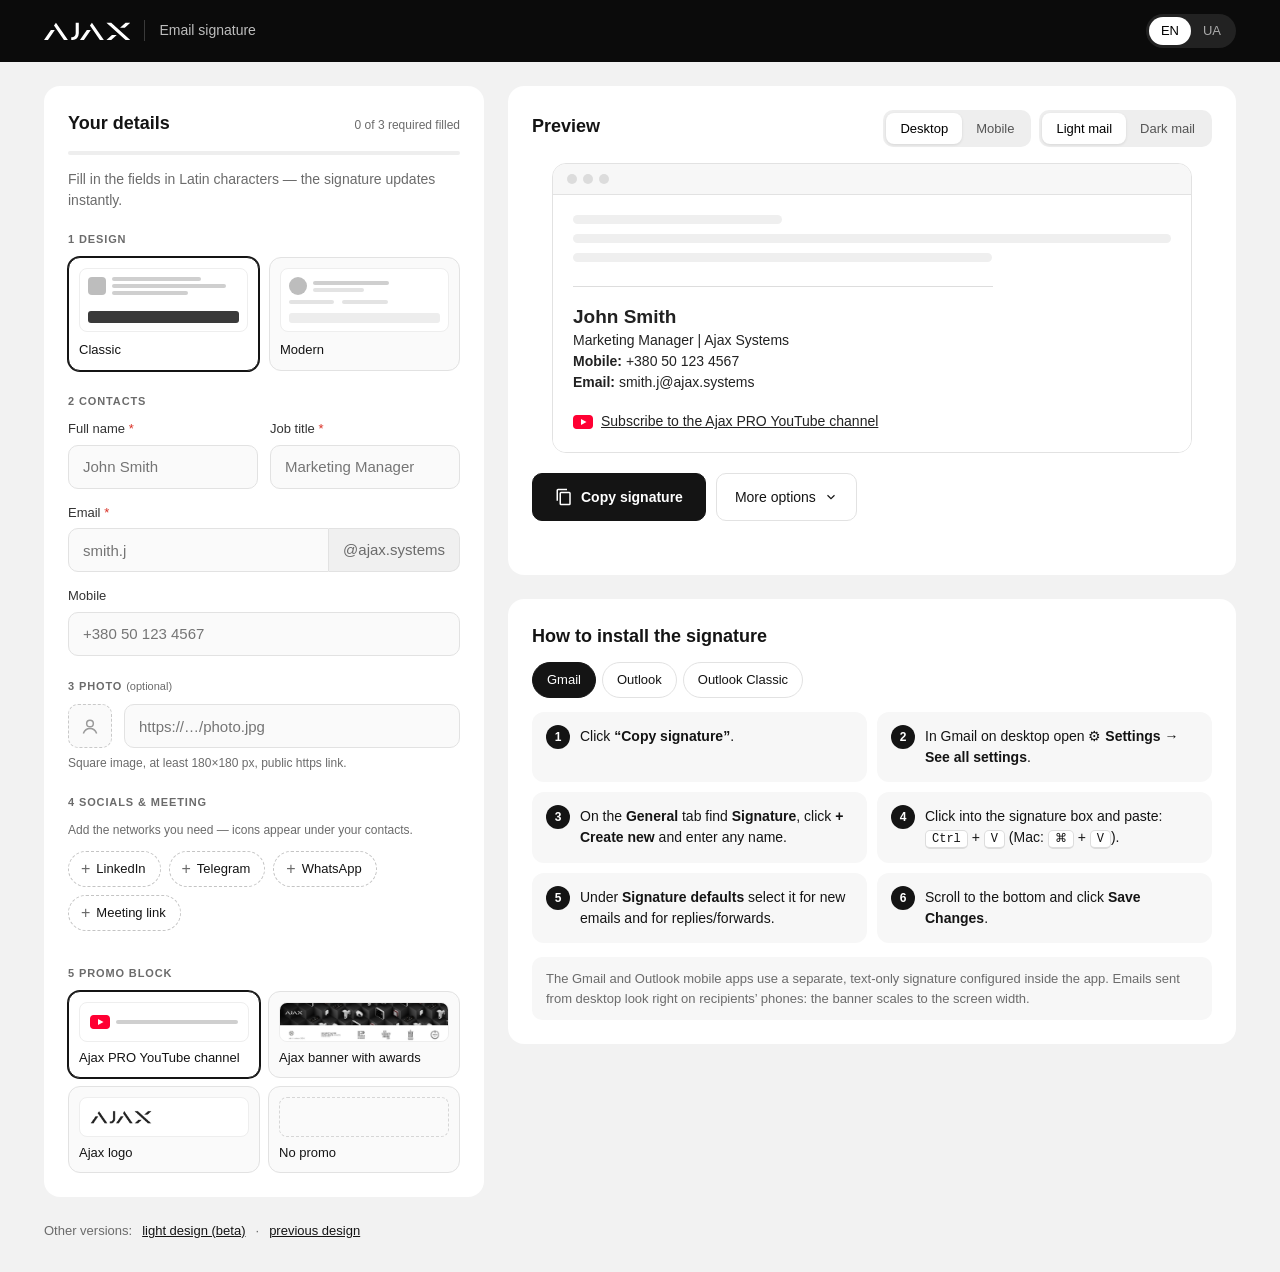
<file: index.html>
<!doctype html>
<html lang="en">
<head>
  <meta charset="utf-8">
  <meta name="viewport" content="width=device-width, initial-scale=1">
  <title>Ajax Email Signature</title>
  <meta name="description" content="Email signature generator for Ajax Systems employees">
  <meta http-equiv="Content-Security-Policy" content="default-src 'self'; script-src 'self'; style-src 'self' 'unsafe-inline'; img-src 'self' https:; object-src 'none'; base-uri 'none'; form-action 'none'">
  <meta name="referrer" content="no-referrer">
  <link rel="icon" href="assets/favicon-16x16.png" type="image/png" sizes="16x16">
  <link rel="icon" href="assets/favicon-32x32.png" type="image/png" sizes="32x32">
  <link rel="apple-touch-icon" href="assets/apple-touch-icon.png" sizes="180x180">
  <link rel="stylesheet" href="styles.css">
</head>
<body>
  <header class="topbar">
    <div class="topbar__inner">
      <div class="brand">
        <svg class="brand__logo" xmlns="http://www.w3.org/2000/svg" viewBox="0 0 96 20" fill="currentColor" role="img" aria-label="Ajax"><path d="M74.69.88h-5.3l21.25 19.11h5.3L74.69.88m6.14 13.6-6.13 5.51h-5.3l6.12-5.51h5.31m8.99-8.09L95.95.88h-5.3l-6.13 5.51h5.3M13.28.88l-2.17 3.11 11.07 16h4.38L13.28.88M7.66 8.97H12L4.38 19.99H0L7.66 8.97M53.24.88l-2.17 3.11 11.07 16h4.38L53.24.88m-5.62 8.09h4.34l-7.62 11.02h-4.38l7.66-11.02M35.23.88l.01 11.7c-.01 1.9-.9 4.27-3.89 4.47h-1.09v2.94l1.57.01a7.01 7.01 0 0 0 4.81-2.06 8.11 8.11 0 0 0 2.03-5.55V.88h-3.44"></path></svg>
        <span class="brand__title" data-i18n="appTitle">Email signature</span>
      </div>
      <div class="lang" role="group" aria-label="Language">
        <button type="button" class="lang__btn" data-lang="en">EN</button>
        <button type="button" class="lang__btn" data-lang="uk">UA</button>
      </div>
    </div>
  </header>

  <main class="layout">
    <section class="panel panel--form" aria-labelledby="form-title">
      <div class="form-head">
        <h1 id="form-title" class="panel__title" data-i18n="formTitle">Your details</h1>
        <span class="form-head__count" id="reqCount"></span>
      </div>
      <div class="meter" aria-hidden="true"><div class="meter__bar" id="reqBar"></div></div>
      <p class="panel__lead" data-i18n="formLead">Fill in the fields in Latin characters — the signature updates instantly.</p>

      <div class="notice notice--info" id="prefillNotice" role="status" hidden>
        <strong data-i18n="prefillTitle">This form was filled from a link.</strong>
        <span data-i18n="prefillText">Check all details, especially the photo and links, before copying the signature.</span>
      </div>

      <form id="form" novalidate autocomplete="on">
        <fieldset class="section">
          <legend class="section__title"><span class="section__num">1</span> <span data-i18n="secDesign">Design</span></legend>
          <div class="designs" role="radiogroup" aria-label="Signature design">
            <label class="design">
              <input type="radio" name="design" value="classic" checked>
              <span class="thumb" aria-hidden="true">
                <span class="thumb__row"><span class="thumb__ph"></span><span class="thumb__lines"><b class="w70"></b><b class="w90"></b><b class="w60"></b></span></span>
                <b class="thumb__banner"></b>
              </span>
              <span class="design__name">Classic</span>
            </label>
            <label class="design">
              <input type="radio" name="design" value="modern">
              <span class="thumb" aria-hidden="true">
                <span class="thumb__row"><span class="thumb__ph thumb__ph--round"></span><span class="thumb__lines"><b class="w60"></b><b class="w40 thumb__muted"></b></span></span>
                <span class="thumb__cols"><b></b><b></b></span>
                <b class="thumb__bar"></b>
              </span>
              <span class="design__name">Modern</span>
            </label>
          </div>
        </fieldset>

        <fieldset class="section">
          <legend class="section__title"><span class="section__num">2</span> <span data-i18n="secContacts">Contacts</span></legend>
          <div class="grid2">
            <div class="field">
              <label for="name"><span data-i18n="fName">Full name</span> <span class="req">*</span></label>
              <input id="name" name="name" type="text" autocomplete="name" placeholder="John Smith" maxlength="60" required>
            </div>
            <div class="field">
              <label for="title"><span data-i18n="fTitle">Job title</span> <span class="req">*</span></label>
              <input id="title" name="title" type="text" autocomplete="organization-title" placeholder="Marketing Manager" maxlength="80" required>
            </div>
          </div>
          <div class="field">
            <label for="email"><span data-i18n="fEmail">Email</span> <span class="req">*</span></label>
            <div class="input-group">
              <input id="email" name="email" type="text" inputmode="email" autocomplete="email" autocapitalize="off" spellcheck="false" placeholder="smith.j" maxlength="64" required>
              <span class="input-group__suffix" aria-hidden="true">@ajax.systems</span>
            </div>
            <span class="field__error" data-i18n="emailError">Only the part before “@”: Latin letters, digits, dot, hyphen or underscore.</span>
          </div>
          <div class="field">
            <label for="mobile" data-i18n="fMobile">Mobile</label>
            <input id="mobile" name="mobile" type="tel" autocomplete="tel" placeholder="+380 50 123 4567" maxlength="30">
          </div>
        </fieldset>

        <fieldset class="section">
          <legend class="section__title"><span class="section__num">3</span> <span data-i18n="secPhoto">Photo</span> <span class="section__opt" data-i18n="optional">(optional)</span></legend>
          <div class="field">
            <label for="photo" class="sr-only" data-i18n="fPhotoUrl">Photo URL</label>
            <div class="photo-row">
              <span class="photo-thumb" id="photoThumb" aria-hidden="true">
                <svg viewBox="0 0 24 24" width="20" height="20" fill="none" stroke="currentColor" stroke-width="1.8"><circle cx="12" cy="9" r="4"/><path d="M4 21c1.5-4 4.5-6 8-6s6.5 2 8 6"/></svg>
                <img alt="">
              </span>
              <input id="photo" name="photo" type="url" inputmode="url" placeholder="https://…/photo.jpg" maxlength="500">
            </div>
            <span class="field__hint" data-i18n="photoHint">Square image, at least 180×180 px, public https link.</span>
            <span class="field__warn" id="photo-warning" hidden></span>
          </div>
        </fieldset>

        <fieldset class="section">
          <legend class="section__title"><span class="section__num">4</span> <span data-i18n="secSocial">Socials &amp; meeting</span></legend>
          <span class="field__hint social-hint" data-i18n="socialChipsHint">Add the networks you need — icons appear under your contacts.</span>
          <div class="chips">
            <button type="button" class="chip" data-social="linkedin">LinkedIn</button>
            <button type="button" class="chip" data-social="telegram">Telegram</button>
            <button type="button" class="chip" data-social="whatsapp">WhatsApp</button>
            <button type="button" class="chip" data-social="meeting" data-i18n="chipMeeting">Meeting link</button>
          </div>

          <div class="field social" data-social-field="linkedin" hidden>
            <div class="social__head">
              <label for="linkedin">LinkedIn</label>
              <button type="button" class="social__remove" data-social-remove="linkedin"><svg viewBox="0 0 24 24" width="16" height="16" fill="none" stroke="currentColor" stroke-width="2" aria-hidden="true"><path d="M6 6l12 12M18 6L6 18"/></svg><span class="sr-only"><span data-i18n="removeSocial">Remove</span> LinkedIn</span></button>
            </div>
            <input id="linkedin" name="linkedin" type="url" inputmode="url" placeholder="linkedin.com/in/john-smith" maxlength="200">
            <span class="field__hint" data-empty-hint="linkedin" data-i18n="socialEmpty"></span>
            <span class="field__warn" id="linkedin-warning" hidden></span>
          </div>
          <div class="field social" data-social-field="telegram" hidden>
            <div class="social__head">
              <label for="telegram">Telegram</label>
              <button type="button" class="social__remove" data-social-remove="telegram"><svg viewBox="0 0 24 24" width="16" height="16" fill="none" stroke="currentColor" stroke-width="2" aria-hidden="true"><path d="M6 6l12 12M18 6L6 18"/></svg><span class="sr-only"><span data-i18n="removeSocial">Remove</span> Telegram</span></button>
            </div>
            <input id="telegram" name="telegram" type="text" placeholder="@johnsmith" maxlength="100" autocapitalize="off" spellcheck="false">
            <span class="field__hint" data-empty-hint="telegram" data-i18n="socialEmpty"></span>
            <span class="field__warn" id="telegram-warning" hidden></span>
          </div>
          <div class="field social" data-social-field="whatsapp" hidden>
            <div class="social__head">
              <label for="whatsapp">WhatsApp</label>
              <button type="button" class="social__remove" data-social-remove="whatsapp"><svg viewBox="0 0 24 24" width="16" height="16" fill="none" stroke="currentColor" stroke-width="2" aria-hidden="true"><path d="M6 6l12 12M18 6L6 18"/></svg><span class="sr-only"><span data-i18n="removeSocial">Remove</span> WhatsApp</span></button>
            </div>
            <input id="whatsapp" name="whatsapp" type="tel" placeholder="+380 50 123 4567" maxlength="30">
            <label class="check">
              <input type="checkbox" id="waSame">
              <span data-i18n="waSame">Same as mobile</span>
            </label>
            <span class="field__hint" data-empty-hint="whatsapp" data-i18n="socialEmpty"></span>
            <span class="field__warn" id="whatsapp-warning" hidden></span>
          </div>
          <div class="field social" data-social-field="meeting" hidden>
            <div class="social__head">
              <label for="meeting" data-i18n="fMeeting">Meeting booking link (Calendly, Google Calendar)</label>
              <button type="button" class="social__remove" data-social-remove="meeting"><svg viewBox="0 0 24 24" width="16" height="16" fill="none" stroke="currentColor" stroke-width="2" aria-hidden="true"><path d="M6 6l12 12M18 6L6 18"/></svg><span class="sr-only"><span data-i18n="removeSocial">Remove</span> <span data-i18n="chipMeeting">Meeting link</span></span></button>
            </div>
            <input id="meeting" name="meeting" type="url" inputmode="url" placeholder="calendly.com/john-smith" maxlength="300" autocapitalize="off" spellcheck="false">
            <div class="choice" role="radiogroup" aria-label="Meeting link style">
              <label class="check"><input type="radio" name="meetingStyle" value="button" checked> <span data-i18n="msButton">“Book a meeting” button</span></label>
              <label class="check"><input type="radio" name="meetingStyle" value="icon"> <span data-i18n="msIcon">Calendar icon</span></label>
            </div>
            <span class="field__hint" data-empty-hint="meeting" data-i18n="meetingEmpty"></span>
            <span class="field__warn" id="meeting-warning" hidden></span>
          </div>
        </fieldset>

        <fieldset class="section">
          <legend class="section__title"><span class="section__num">5</span> <span data-i18n="fPromo">Promo block</span></legend>
          <div class="promos" id="promo" role="radiogroup" aria-label="Promo block"></div>
        </fieldset>
      </form>
    </section>

    <div class="preview-col">
    <section class="panel panel--preview" aria-labelledby="preview-title">
      <div class="preview-head">
        <h2 id="preview-title" class="panel__title" data-i18n="previewTitle">Preview</h2>
        <div class="preview-head__controls">
          <div class="seg" role="group" aria-label="Preview width">
            <button type="button" class="seg__btn is-active" data-width="desktop" aria-pressed="true" data-i18n="desktop">Desktop</button>
            <button type="button" class="seg__btn" data-width="mobile" aria-pressed="false" data-i18n="mobile">Mobile</button>
          </div>
          <div class="seg" role="group" aria-label="Mail theme">
            <button type="button" class="seg__btn is-active" data-theme="light" aria-pressed="true" data-i18n="themeLight">Light mail</button>
            <button type="button" class="seg__btn" data-theme="dark" aria-pressed="false" data-i18n="themeDark">Dark mail</button>
          </div>
        </div>
      </div>

      <div class="mail" id="mail">
        <div class="mail__bar">
          <span class="mail__dot"></span><span class="mail__dot"></span><span class="mail__dot"></span>
        </div>
        <div class="mail__meta">
          <div class="mail__line mail__line--short"></div>
          <div class="mail__line"></div>
          <div class="mail__line mail__line--mid"></div>
        </div>
        <iframe id="preview" class="mail__frame" title="Signature preview" scrolling="no"></iframe>
      </div>
      <p class="preview-note" id="darkNote" data-i18n="darkNote" hidden></p>

      <div class="actions">
        <button type="button" class="btn btn--primary btn--lg" id="copyBtn">
          <svg viewBox="0 0 24 24" width="18" height="18" aria-hidden="true"><path fill="currentColor" d="M16 1H4a2 2 0 0 0-2 2v14h2V3h12V1zm3 4H8a2 2 0 0 0-2 2v14a2 2 0 0 0 2 2h11a2 2 0 0 0 2-2V7a2 2 0 0 0-2-2zm0 16H8V7h11v14z"/></svg>
          <span data-i18n="copy">Copy signature</span>
        </button>
        <div class="more">
          <button type="button" class="btn btn--lg" id="moreBtn" aria-expanded="false" aria-controls="moreMenu">
            <span data-i18n="moreOptions">More options</span>
            <svg viewBox="0 0 24 24" width="14" height="14" fill="none" stroke="currentColor" stroke-width="2" aria-hidden="true"><path d="M6 9l6 6 6-6"/></svg>
          </button>
          <div class="more__menu" id="moreMenu" hidden>
            <button type="button" class="more__item" id="copyHtmlBtn" data-i18n="copyHtml">Copy HTML code</button>
            <button type="button" class="more__item" id="downloadBtn" data-i18n="download">Download .htm</button>
            <button type="button" class="more__item" id="copyLinkBtn" data-i18n="copyLink">Copy signature link</button>
          </div>
        </div>
      </div>
      <p class="hint" id="status" role="status" aria-live="polite"></p>
    </section>

    <section class="panel panel--guide guide" id="install" aria-labelledby="install-title">
      <h2 id="install-title" class="panel__title" data-i18n="howTitle">How to install the signature</h2>
      <div class="tabs" role="tablist">
        <button type="button" role="tab" class="tabs__btn is-active" aria-selected="true" data-tab="gmail">Gmail</button>
        <button type="button" role="tab" class="tabs__btn" aria-selected="false" data-tab="outlook">Outlook</button>
        <button type="button" role="tab" class="tabs__btn" aria-selected="false" data-tab="classic">Outlook Classic</button>
      </div>

      <ol class="steps" data-panel="gmail" data-i18n-html="gmailSteps"></ol>
      <ol class="steps" data-panel="outlook" data-i18n-html="outlookSteps" hidden></ol>
      <ol class="steps" data-panel="classic" data-i18n-html="classicSteps" hidden></ol>
      <p class="guide__note" data-i18n="mobileNote"></p>
    </section>
    </div>
  </main>

  <footer class="versions">
    <span data-i18n="otherVersions">Other versions:</span>
    <a href="c/" data-i18n="verLight">light design (beta)</a>
    <span aria-hidden="true">·</span>
    <a href="archive/" data-i18n="verArchive">previous design</a>
  </footer>

  <script src="app.js"></script>
</body>
</html>
</file>
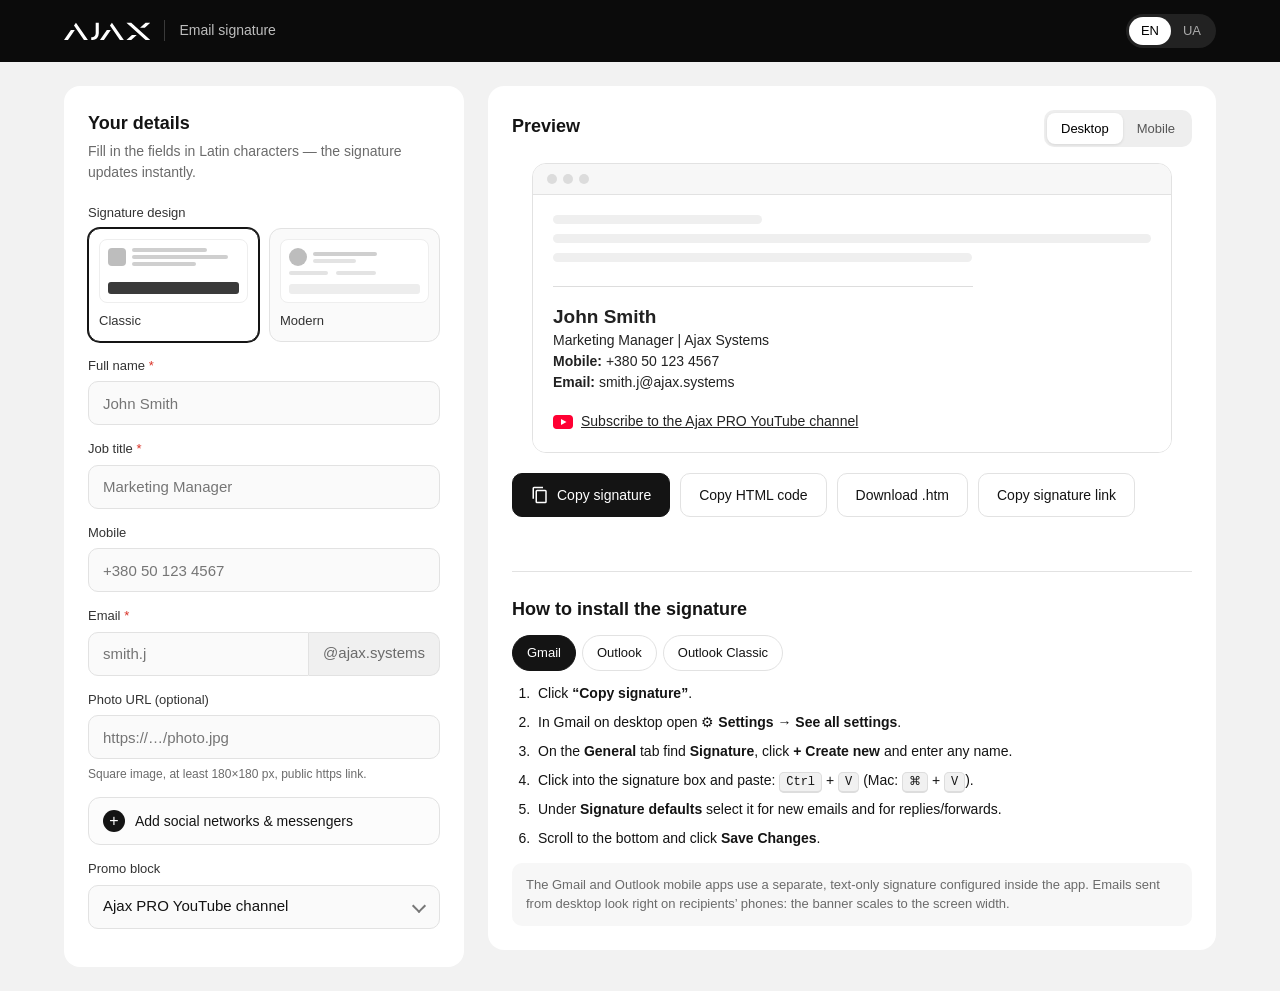
<file: archive/index.html>
<!doctype html>
<html lang="en">
<head>
  <meta charset="utf-8">
  <meta name="viewport" content="width=device-width, initial-scale=1">
  <title>Ajax Email Signature</title>
  <meta name="description" content="Email signature generator for Ajax Systems employees">
  <meta http-equiv="Content-Security-Policy" content="default-src 'self'; script-src 'self'; style-src 'self' 'unsafe-inline'; img-src 'self' https:; object-src 'none'; base-uri 'none'; form-action 'none'">
  <meta name="referrer" content="no-referrer">
  <link rel="icon" href="../assets/favicon-16x16.png" type="image/png" sizes="16x16">
  <link rel="icon" href="../assets/favicon-32x32.png" type="image/png" sizes="32x32">
  <link rel="apple-touch-icon" href="../assets/apple-touch-icon.png" sizes="180x180">
  <link rel="stylesheet" href="styles.css">
</head>
<body>
  <header class="topbar">
    <div class="topbar__inner">
      <div class="brand">
        <svg class="brand__logo" xmlns="http://www.w3.org/2000/svg" viewBox="0 0 96 20" fill="currentColor" role="img" aria-label="Ajax"><path d="M74.69.88h-5.3l21.25 19.11h5.3L74.69.88m6.14 13.6-6.13 5.51h-5.3l6.12-5.51h5.31m8.99-8.09L95.95.88h-5.3l-6.13 5.51h5.3M13.28.88l-2.17 3.11 11.07 16h4.38L13.28.88M7.66 8.97H12L4.38 19.99H0L7.66 8.97M53.24.88l-2.17 3.11 11.07 16h4.38L53.24.88m-5.62 8.09h4.34l-7.62 11.02h-4.38l7.66-11.02M35.23.88l.01 11.7c-.01 1.9-.9 4.27-3.89 4.47h-1.09v2.94l1.57.01a7.01 7.01 0 0 0 4.81-2.06 8.11 8.11 0 0 0 2.03-5.55V.88h-3.44"></path></svg>
        <span class="brand__title" data-i18n="appTitle">Email signature</span>
      </div>
      <div class="lang" role="group" aria-label="Language">
        <button type="button" class="lang__btn" data-lang="en">EN</button>
        <button type="button" class="lang__btn" data-lang="uk">UA</button>
      </div>
    </div>
  </header>

  <main class="layout">
    <section class="panel panel--form" aria-labelledby="form-title">
      <h1 id="form-title" class="panel__title" data-i18n="formTitle">Your details</h1>
      <p class="panel__lead" data-i18n="formLead">Fill in the fields in Latin characters — the signature updates instantly.</p>

      <div class="notice notice--info" id="prefillNotice" role="status" hidden>
        <strong data-i18n="prefillTitle">This form was filled from a link.</strong>
        <span data-i18n="prefillText">Check all details, especially the photo and links, before copying the signature.</span>
      </div>

      <form id="form" novalidate autocomplete="on">
        <div class="field">
          <span class="field__label" id="design-label" data-i18n="fDesign">Signature design</span>
          <div class="designs" role="radiogroup" aria-labelledby="design-label">
            <label class="design">
              <input type="radio" name="design" value="classic" checked>
              <span class="thumb" aria-hidden="true">
                <span class="thumb__row"><span class="thumb__ph"></span><span class="thumb__lines"><b class="w70"></b><b class="w90"></b><b class="w60"></b></span></span>
                <b class="thumb__banner"></b>
              </span>
              <span class="design__name">Classic</span>
            </label>
            <label class="design">
              <input type="radio" name="design" value="modern">
              <span class="thumb" aria-hidden="true">
                <span class="thumb__row"><span class="thumb__ph thumb__ph--round"></span><span class="thumb__lines"><b class="w60"></b><b class="w40 thumb__muted"></b></span></span>
                <span class="thumb__cols"><b></b><b></b></span>
                <b class="thumb__bar"></b>
              </span>
              <span class="design__name">Modern</span>
            </label>
          </div>
        </div>

        <div class="field">
          <label for="name"><span data-i18n="fName">Full name</span> <span class="req">*</span></label>
          <input id="name" name="name" type="text" autocomplete="name" placeholder="John Smith" maxlength="60" required>
        </div>
        <div class="field">
          <label for="title"><span data-i18n="fTitle">Job title</span> <span class="req">*</span></label>
          <input id="title" name="title" type="text" autocomplete="organization-title" placeholder="Marketing Manager" maxlength="80" required>
        </div>
        <div class="field">
          <label for="mobile" data-i18n="fMobile">Mobile</label>
          <input id="mobile" name="mobile" type="tel" autocomplete="tel" placeholder="+380 50 123 4567" maxlength="30">
        </div>
        <div class="field">
          <label for="email"><span data-i18n="fEmail">Email</span> <span class="req">*</span></label>
          <div class="input-group">
            <input id="email" name="email" type="text" inputmode="email" autocomplete="email" autocapitalize="off" spellcheck="false" placeholder="smith.j" maxlength="64" required>
            <span class="input-group__suffix" aria-hidden="true">@ajax.systems</span>
          </div>
          <span class="field__error" data-i18n="emailError">Only the part before “@”: Latin letters, digits, dot, hyphen or underscore.</span>
        </div>
        <div class="field">
          <label for="photo" data-i18n="fPhoto">Photo URL (optional)</label>
          <input id="photo" name="photo" type="url" inputmode="url" placeholder="https://…/photo.jpg" maxlength="500">
          <span class="field__hint" data-i18n="photoHint">Square image, at least 180×180 px, public https link.</span>
          <span class="field__warn" id="photo-warning" hidden></span>
        </div>

        <details class="extras" id="socialBlock">
          <summary class="extras__summary"><span data-i18n="socialTitle">Add social networks &amp; messengers</span></summary>
          <div class="extras__body">
            <div class="field">
              <label for="linkedin">LinkedIn</label>
              <input id="linkedin" name="linkedin" type="url" inputmode="url" placeholder="linkedin.com/in/john-smith" maxlength="200">
              <span class="field__warn" id="linkedin-warning" hidden></span>
            </div>
            <div class="field">
              <label for="telegram">Telegram</label>
              <input id="telegram" name="telegram" type="text" placeholder="@johnsmith" maxlength="100" autocapitalize="off" spellcheck="false">
              <span class="field__warn" id="telegram-warning" hidden></span>
            </div>
            <div class="field">
              <label for="whatsapp">WhatsApp</label>
              <input id="whatsapp" name="whatsapp" type="tel" placeholder="+380 50 123 4567" maxlength="30">
              <label class="check">
                <input type="checkbox" id="waSame">
                <span data-i18n="waSame">Same as mobile</span>
              </label>
              <span class="field__warn" id="whatsapp-warning" hidden></span>
            </div>
            <div class="field">
              <label for="meeting" data-i18n="fMeeting">Meeting booking link (Calendly, Google Calendar)</label>
              <input id="meeting" name="meeting" type="url" inputmode="url" placeholder="calendly.com/john-smith" maxlength="300" autocapitalize="off" spellcheck="false">
              <div class="choice" role="radiogroup" aria-label="Meeting link style">
                <label class="check"><input type="radio" name="meetingStyle" value="button" checked> <span data-i18n="msButton">“Book a meeting” button</span></label>
                <label class="check"><input type="radio" name="meetingStyle" value="icon"> <span data-i18n="msIcon">Calendar icon</span></label>
              </div>
              <span class="field__warn" id="meeting-warning" hidden></span>
            </div>
          </div>
        </details>

        <div class="field">
          <label for="promo" data-i18n="fPromo">Promo block</label>
          <div class="select">
            <select id="promo" name="promo"></select>
          </div>
        </div>
      </form>
    </section>

    <section class="panel panel--preview" aria-labelledby="preview-title">
      <div class="preview-head">
        <h2 id="preview-title" class="panel__title" data-i18n="previewTitle">Preview</h2>
        <div class="seg" role="group" aria-label="Preview width">
          <button type="button" class="seg__btn is-active" data-width="desktop" data-i18n="desktop">Desktop</button>
          <button type="button" class="seg__btn" data-width="mobile" data-i18n="mobile">Mobile</button>
        </div>
      </div>

      <div class="mail" id="mail">
        <div class="mail__bar">
          <span class="mail__dot"></span><span class="mail__dot"></span><span class="mail__dot"></span>
        </div>
        <div class="mail__meta">
          <div class="mail__line mail__line--short"></div>
          <div class="mail__line"></div>
          <div class="mail__line mail__line--mid"></div>
        </div>
        <iframe id="preview" class="mail__frame" title="Signature preview" scrolling="no"></iframe>
      </div>

      <div class="actions">
        <button type="button" class="btn btn--primary" id="copyBtn">
          <svg viewBox="0 0 24 24" width="18" height="18" aria-hidden="true"><path fill="currentColor" d="M16 1H4a2 2 0 0 0-2 2v14h2V3h12V1zm3 4H8a2 2 0 0 0-2 2v14a2 2 0 0 0 2 2h11a2 2 0 0 0 2-2V7a2 2 0 0 0-2-2zm0 16H8V7h11v14z"/></svg>
          <span data-i18n="copy">Copy signature</span>
        </button>
        <button type="button" class="btn" id="copyHtmlBtn" data-i18n="copyHtml">Copy HTML code</button>
        <button type="button" class="btn" id="downloadBtn" data-i18n="download">Download .htm</button>
        <button type="button" class="btn" id="copyLinkBtn" data-i18n="copyLink">Copy signature link</button>
      </div>
      <p class="hint" id="status" role="status" aria-live="polite"></p>

      <div class="guide">
        <h2 class="panel__title" data-i18n="howTitle">How to install the signature</h2>
        <div class="tabs" role="tablist">
          <button type="button" role="tab" class="tabs__btn is-active" aria-selected="true" data-tab="gmail">Gmail</button>
          <button type="button" role="tab" class="tabs__btn" aria-selected="false" data-tab="outlook">Outlook</button>
          <button type="button" role="tab" class="tabs__btn" aria-selected="false" data-tab="classic">Outlook Classic</button>
        </div>

        <ol class="steps" data-panel="gmail" data-i18n-html="gmailSteps"></ol>
        <ol class="steps" data-panel="outlook" data-i18n-html="outlookSteps" hidden></ol>
        <ol class="steps" data-panel="classic" data-i18n-html="classicSteps" hidden></ol>
        <p class="guide__note" data-i18n="mobileNote"></p>
      </div>
    </section>
  </main>

  <script src="app.js"></script>
</body>
</html>
</file>
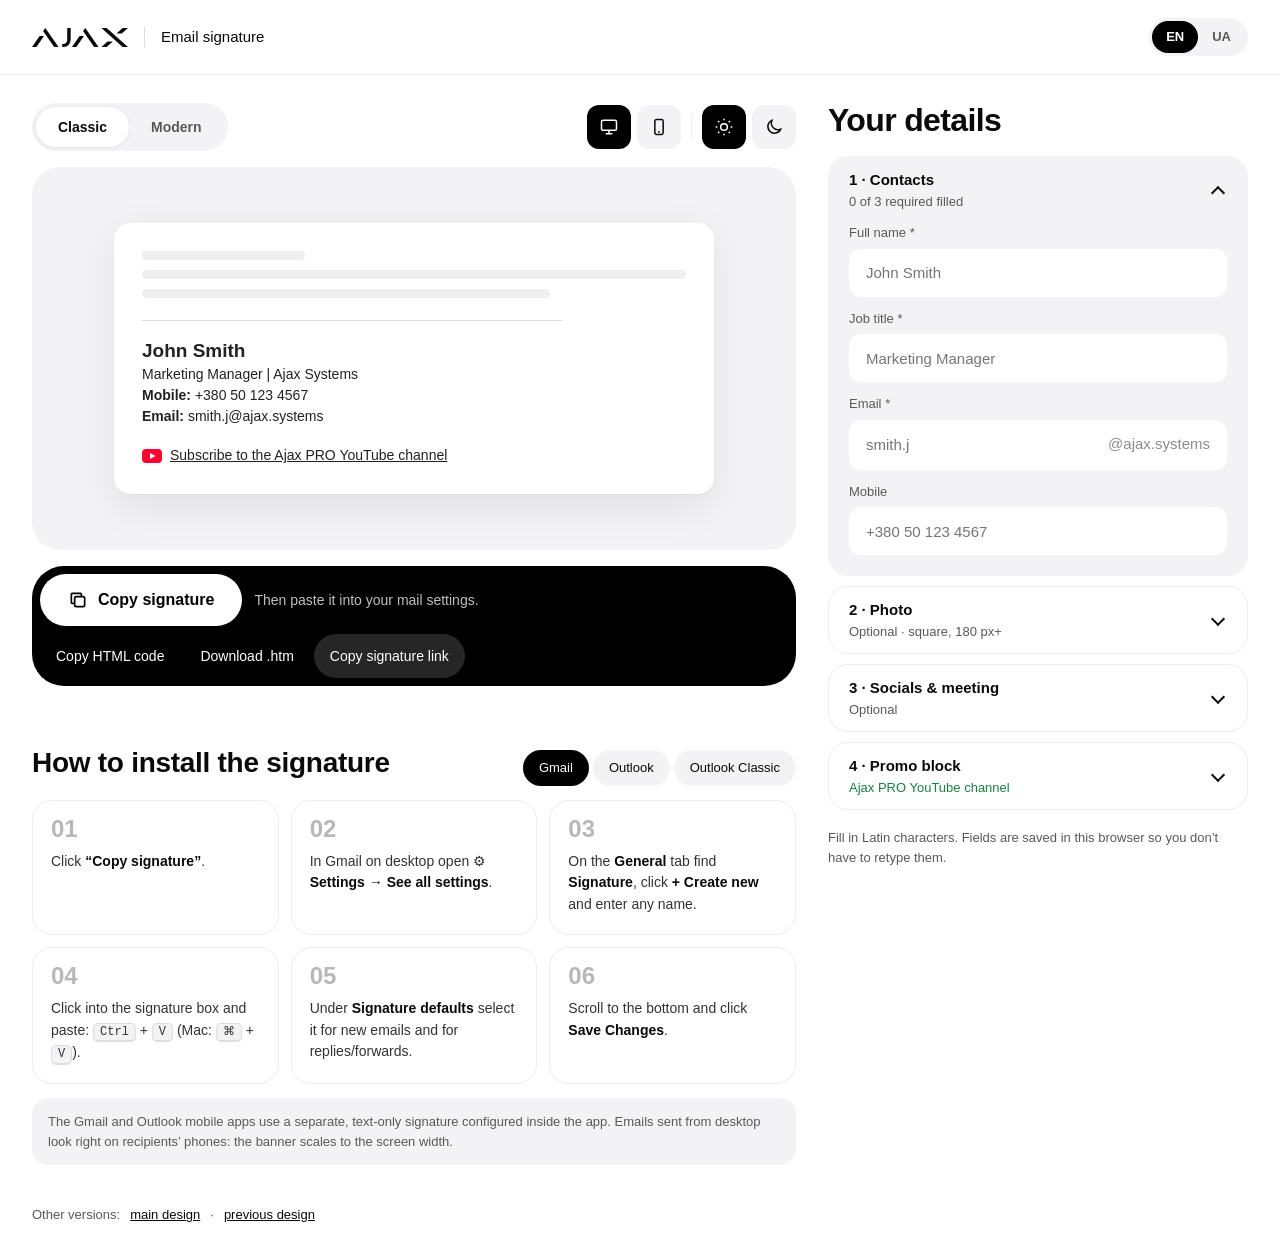
<file: c/index.html>
<!doctype html>
<html lang="en">
<head>
  <meta charset="utf-8">
  <meta name="viewport" content="width=device-width, initial-scale=1">
  <title>Ajax Email Signature</title>
  <meta name="description" content="Email signature generator for Ajax Systems employees">
  <meta http-equiv="Content-Security-Policy" content="default-src 'self'; script-src 'self'; style-src 'self' 'unsafe-inline'; img-src 'self' https:; object-src 'none'; base-uri 'none'; form-action 'none'">
  <meta name="referrer" content="no-referrer">
  <link rel="icon" href="../assets/favicon-16x16.png" type="image/png" sizes="16x16">
  <link rel="icon" href="../assets/favicon-32x32.png" type="image/png" sizes="32x32">
  <link rel="apple-touch-icon" href="../assets/apple-touch-icon.png" sizes="180x180">
  <link rel="stylesheet" href="styles.css">
</head>
<body>
  <header class="top">
    <div class="top__inner">
      <div class="brand">
        <svg class="brand__logo" xmlns="http://www.w3.org/2000/svg" viewBox="0 0 96 20" fill="currentColor" role="img" aria-label="Ajax"><path d="M74.69.88h-5.3l21.25 19.11h5.3L74.69.88m6.14 13.6-6.13 5.51h-5.3l6.12-5.51h5.31m8.99-8.09L95.950.88h-5.3l-6.13 5.51h5.3M13.28.88l-2.17 3.11 11.07 16h4.38L13.28.88M7.66 8.97H12L4.38 19.99H0L7.66 8.97M53.24.88l-2.17 3.11 11.07 16h4.38L53.24.88m-5.62 8.09h4.34l-7.62 11.02h-4.38l7.66-11.02M35.23.88l.01 11.7c-.01 1.9-.9 4.27-3.89 4.47h-1.09v2.94l1.57.01a7.01 7.01 0 0 0 4.81-2.06 8.11 8.11 0 0 0 2.03-5.55V.88h-3.44"></path></svg>
        <span class="brand__sep" aria-hidden="true"></span>
        <span class="brand__title" data-i18n="appTitle">Email signature</span>
      </div>
      <div class="lang" role="group" aria-label="Language">
        <button type="button" class="lang__btn" data-lang="en">EN</button>
        <button type="button" class="lang__btn" data-lang="uk">UA</button>
      </div>
    </div>
  </header>

  <main>
  <form id="form" class="layout" novalidate autocomplete="on">
    <section class="stage-col" aria-labelledby="preview-title">
      <h2 id="preview-title" class="sr-only" data-i18n="previewTitle">Preview</h2>
      <div class="toolbar">
        <div class="designs" role="radiogroup" aria-label="Signature design">
          <label class="designs__opt"><input type="radio" name="design" value="classic" checked><span>Classic</span></label>
          <label class="designs__opt"><input type="radio" name="design" value="modern"><span>Modern</span></label>
        </div>
        <div class="toolbar__icons">
          <button type="button" class="icon-btn is-active" data-width="desktop" aria-pressed="true" aria-label="Desktop preview" title="Desktop">
            <svg viewBox="0 0 24 24" width="20" height="20" fill="none" stroke="currentColor" stroke-width="1.8" aria-hidden="true"><rect x="3" y="4" width="18" height="12" rx="2"/><path d="M8 20h8M12 16v4"/></svg>
          </button>
          <button type="button" class="icon-btn" data-width="mobile" aria-pressed="false" aria-label="Mobile preview" title="Mobile">
            <svg viewBox="0 0 24 24" width="20" height="20" fill="none" stroke="currentColor" stroke-width="1.8" aria-hidden="true"><rect x="7" y="3" width="10" height="18" rx="2"/><path d="M11 18h2"/></svg>
          </button>
          <span class="toolbar__sep" aria-hidden="true"></span>
          <button type="button" class="icon-btn is-active" data-theme="light" aria-pressed="true" aria-label="Light mail" title="Light mail">
            <svg viewBox="0 0 24 24" width="20" height="20" fill="none" stroke="currentColor" stroke-width="1.8" aria-hidden="true"><circle cx="12" cy="12" r="4"/><path d="M12 2v2M12 20v2M2 12h2M20 12h2M4.9 4.9l1.4 1.4M17.7 17.7l1.4 1.4M4.9 19.1l1.4-1.4M17.7 6.3l1.4-1.4"/></svg>
          </button>
          <button type="button" class="icon-btn" data-theme="dark" aria-pressed="false" aria-label="Dark mail" title="Dark mail">
            <svg viewBox="0 0 24 24" width="20" height="20" fill="none" stroke="currentColor" stroke-width="1.8" aria-hidden="true"><path d="M20 14.5A8 8 0 0 1 9.5 4a8 8 0 1 0 10.5 10.5z"/></svg>
          </button>
        </div>
      </div>

      <div class="stage">
        <div class="mail" id="mail">
          <div class="mail__meta">
            <div class="mail__line mail__line--short"></div>
            <div class="mail__line"></div>
            <div class="mail__line mail__line--mid"></div>
          </div>
          <iframe id="preview" class="mail__frame" title="Signature preview" scrolling="no"></iframe>
        </div>
      </div>
      <p class="preview-note" id="darkNote" data-i18n="darkNote" hidden></p>

      <div class="bar">
        <button type="button" class="bar__copy" id="copyBtn" data-fixed-width>
          <svg viewBox="0 0 24 24" width="20" height="20" fill="none" stroke="currentColor" stroke-width="2" aria-hidden="true"><rect x="8" y="8" width="12" height="12" rx="2"/><path d="M16 8V5a1 1 0 0 0-1-1H5a1 1 0 0 0-1 1v10a1 1 0 0 0 1 1h3"/></svg>
          <span data-i18n="copy">Copy signature</span>
        </button>
        <span class="bar__hint" data-i18n="copyThen">Then paste it into your mail settings.</span>
        <div class="bar__more">
          <button type="button" class="bar__btn" id="copyHtmlBtn" data-fixed-width data-i18n="copyHtml">Copy HTML code</button>
          <button type="button" class="bar__btn" id="downloadBtn" data-fixed-width data-i18n="download">Download .htm</button>
          <button type="button" class="bar__btn bar__btn--fill" id="copyLinkBtn" data-fixed-width data-i18n="copyLink">Copy signature link</button>
        </div>
      </div>
      <p class="hint" id="status" role="status" aria-live="polite"></p>

      <section class="install" id="install" aria-labelledby="install-title">
        <div class="install__head">
          <h2 id="install-title" class="install__title" data-i18n="howTitle">How to install the signature</h2>
          <div class="tabs" role="tablist">
            <button type="button" role="tab" class="tabs__btn is-active" aria-selected="true" data-tab="gmail">Gmail</button>
            <button type="button" role="tab" class="tabs__btn" aria-selected="false" data-tab="outlook">Outlook</button>
            <button type="button" role="tab" class="tabs__btn" aria-selected="false" data-tab="classic">Outlook Classic</button>
          </div>
        </div>
        <ol class="steps" data-panel="gmail" data-i18n-html="gmailSteps"></ol>
        <ol class="steps" data-panel="outlook" data-i18n-html="outlookSteps" hidden></ol>
        <ol class="steps" data-panel="classic" data-i18n-html="classicSteps" hidden></ol>
        <p class="install__note" data-i18n="mobileNote"></p>
      </section>
    </section>

    <aside class="side" aria-labelledby="form-title">
      <h1 id="form-title" class="side__title" data-i18n="formTitle">Your details</h1>

      <div class="notice" id="prefillNotice" role="status" hidden>
        <strong data-i18n="prefillTitle">This form was filled from a link.</strong>
        <span data-i18n="prefillText">Check all details, especially the photo and links, before copying the signature.</span>
      </div>

      <div class="side__form">
        <details class="acc" open>
          <summary class="acc__head"><span class="acc__name">1 · <span data-i18n="secContacts">Contacts</span></span><span class="acc__sum" data-summary="contacts"></span></summary>
          <div class="acc__body">
            <div class="field">
              <label for="name"><span data-i18n="fName">Full name</span> *</label>
              <input id="name" name="name" type="text" autocomplete="name" placeholder="John Smith" maxlength="60" required>
            </div>
            <div class="field">
              <label for="title"><span data-i18n="fTitle">Job title</span> *</label>
              <input id="title" name="title" type="text" autocomplete="organization-title" placeholder="Marketing Manager" maxlength="80" required>
            </div>
            <div class="field">
              <label for="email"><span data-i18n="fEmail">Email</span> *</label>
              <div class="input-group">
                <input id="email" name="email" type="text" inputmode="email" autocomplete="email" autocapitalize="off" spellcheck="false" placeholder="smith.j" maxlength="64" required>
                <span class="input-group__suffix" aria-hidden="true">@ajax.systems</span>
              </div>
              <span class="field__error" data-i18n="emailError">Only the part before “@”: Latin letters, digits, dot, hyphen or underscore.</span>
            </div>
            <div class="field">
              <label for="mobile" data-i18n="fMobile">Mobile</label>
              <input id="mobile" name="mobile" type="tel" autocomplete="tel" placeholder="+380 50 123 4567" maxlength="30">
            </div>
          </div>
        </details>

        <details class="acc">
          <summary class="acc__head"><span class="acc__name">2 · <span data-i18n="secPhoto">Photo</span></span><span class="acc__sum" data-summary="photo"></span></summary>
          <div class="acc__body">
            <div class="field">
              <label for="photo" data-i18n="fPhotoUrl">Photo URL</label>
              <div class="photo-row">
                <span class="photo-thumb" id="photoThumb" aria-hidden="true">
                  <svg viewBox="0 0 24 24" width="20" height="20" fill="none" stroke="currentColor" stroke-width="1.8"><circle cx="12" cy="9" r="4"/><path d="M4 21c1.5-4 4.5-6 8-6s6.5 2 8 6"/></svg>
                  <img alt="">
                </span>
                <input id="photo" name="photo" type="url" inputmode="url" placeholder="https://…/photo.jpg" maxlength="500">
              </div>
              <span class="field__hint" data-i18n="photoHint">Square image, at least 180×180 px, public https link.</span>
              <span class="field__warn" id="photo-warning" hidden></span>
            </div>
          </div>
        </details>

        <details class="acc" id="socialBlock">
          <summary class="acc__head"><span class="acc__name">3 · <span data-i18n="secSocial">Socials &amp; meeting</span></span><span class="acc__sum" data-summary="social"></span></summary>
          <div class="acc__body">
            <div class="field">
              <label for="linkedin">LinkedIn</label>
              <input id="linkedin" name="linkedin" type="url" inputmode="url" placeholder="linkedin.com/in/john-smith" maxlength="200">
              <span class="field__warn" id="linkedin-warning" hidden></span>
            </div>
            <div class="field">
              <label for="telegram">Telegram</label>
              <input id="telegram" name="telegram" type="text" placeholder="@johnsmith" maxlength="100" autocapitalize="off" spellcheck="false">
              <span class="field__warn" id="telegram-warning" hidden></span>
            </div>
            <div class="field">
              <label for="whatsapp">WhatsApp</label>
              <input id="whatsapp" name="whatsapp" type="tel" placeholder="+380 50 123 4567" maxlength="30">
              <label class="check"><input type="checkbox" id="waSame"> <span data-i18n="waSame">Same as mobile</span></label>
              <span class="field__warn" id="whatsapp-warning" hidden></span>
            </div>
            <div class="field">
              <label for="meeting" data-i18n="fMeeting">Meeting booking link (Calendly, Google Calendar)</label>
              <input id="meeting" name="meeting" type="url" inputmode="url" placeholder="calendly.com/john-smith" maxlength="300" autocapitalize="off" spellcheck="false">
              <div class="choice" role="radiogroup" aria-label="Meeting link style">
                <label class="check"><input type="radio" name="meetingStyle" value="button" checked> <span data-i18n="msButton">“Book a meeting” button</span></label>
                <label class="check"><input type="radio" name="meetingStyle" value="icon"> <span data-i18n="msIcon">Calendar icon</span></label>
              </div>
              <span class="field__warn" id="meeting-warning" hidden></span>
            </div>
          </div>
        </details>

        <details class="acc">
          <summary class="acc__head"><span class="acc__name">4 · <span data-i18n="fPromo">Promo block</span></span><span class="acc__sum" data-summary="promo"></span></summary>
          <div class="acc__body">
            <div class="promos" id="promo" role="radiogroup" aria-label="Promo block"></div>
          </div>
        </details>
      </div>

      <p class="side__lead" data-i18n="cLead">Fill in Latin characters. Fields are saved in this browser so you don’t have to retype them.</p>
    </aside>
  </form>
  </main>

  <footer class="versions">
    <span data-i18n="otherVersions">Other versions:</span>
    <a href="../" data-i18n="verMain">main design</a>
    <span aria-hidden="true">·</span>
    <a href="../archive/" data-i18n="verArchive">previous design</a>
  </footer>

  <script src="../app.js"></script>
</body>
</html>
</file>
<file: styles.css>
:root {
  --bg: #f2f2f2;
  --surface: #ffffff;
  --ink: #141414;
  --muted: #6b6b6b;
  --line: #e2e2e2;
  --accent: #141414;
  --accent-ink: #ffffff;
  --ok: #1f9d55;
  --err: #d93025;
  --focus: #2f7cf6;
  --radius: 16px;
  --font: -apple-system, BlinkMacSystemFont, "Segoe UI", Roboto, "Helvetica Neue", Arial, sans-serif;
}

* { box-sizing: border-box; }
html { -webkit-text-size-adjust: 100%; }
body {
  margin: 0;
  background: var(--bg);
  color: var(--ink);
  font: 15px/1.5 var(--font);
}
button { font: inherit; color: inherit; }
[hidden] { display: none !important; }
.sr-only { position: absolute; width: 1px; height: 1px; overflow: hidden; clip: rect(0 0 0 0); white-space: nowrap; }

/* Top bar */
.topbar { background: #0b0b0b; color: #fff; }
.topbar__inner {
  max-width: 1240px; margin: 0 auto; padding: 14px 24px;
  display: flex; align-items: center; justify-content: space-between; gap: 16px;
}
.brand { display: flex; align-items: center; gap: 14px; min-width: 0; }
.brand__logo { display: block; width: auto; height: 18px; color: #fff; flex: 0 0 auto; }
.brand__title { color: #bdbdbd; font-size: 14px; border-left: 1px solid #3a3a3a; padding-left: 14px; white-space: nowrap; }
.lang { display: flex; background: #222; border-radius: 999px; padding: 3px; }
.lang__btn {
  border: 0; background: transparent; color: #aaa; padding: 4px 12px; border-radius: 999px;
  font-size: 13px; cursor: pointer;
}
.lang__btn.is-active { background: #fff; color: #000; }

/* Layout: form | preview with the install guide under it */
.layout {
  max-width: 1240px; margin: 0 auto; padding: 24px;
  display: grid; grid-template-columns: minmax(320px, 440px) minmax(0, 1fr); gap: 24px; align-items: start;
}
.panel { background: var(--surface); border-radius: var(--radius); padding: 24px; min-width: 0; }
.preview-col { display: flex; flex-direction: column; gap: 24px; min-width: 0; }
.panel--guide { scroll-margin-top: 24px; }
.panel__title { font-size: 18px; margin: 0 0 4px; font-weight: 600; }
.panel__lead { margin: 0 0 20px; color: var(--muted); font-size: 14px; }

.form-head { display: flex; align-items: baseline; justify-content: space-between; gap: 12px; }
.form-head__count { font-size: 12px; color: var(--muted); white-space: nowrap; }
.meter { height: 4px; background: #eee; border-radius: 2px; margin: 10px 0 14px; overflow: hidden; }
.meter__bar { width: 0; height: 100%; background: var(--accent); border-radius: 2px; transition: width .3s ease; }

/* Form sections */
.section { border: 0; margin: 0 0 22px; padding: 0; min-width: 0; }
.section:last-child { margin-bottom: 0; }
.section__title {
  padding: 0; margin-bottom: 10px; font-size: 11px; font-weight: 600; letter-spacing: .08em; text-transform: uppercase; color: var(--muted);
}
.section__opt { text-transform: none; letter-spacing: 0; font-weight: 400; }
.grid2 { display: grid; grid-template-columns: repeat(2, minmax(0, 1fr)); gap: 0 12px; }

/* Form */
.field { display: flex; flex-direction: column; gap: 6px; margin-bottom: 14px; min-width: 0; }
.section > .field:last-child { margin-bottom: 0; }
.field label { font-size: 13px; font-weight: 500; color: #333; }
.req { color: var(--err); }
.field input {
  width: 100%; height: 44px; padding: 0 14px;
  border: 1px solid var(--line); border-radius: 10px; background: #fafafa;
  font: inherit; color: var(--ink); transition: border-color .15s, background .15s;
}
.field input:hover { border-color: #c9c9c9; }
.field input:focus { outline: none; border-color: var(--focus); background: #fff; box-shadow: 0 0 0 3px rgba(47,124,246,.15); }
.field input.is-invalid { border-color: var(--err); }
/* Галочка в заповненому обов'язковому полі */
#name.is-valid, #title.is-valid {
  padding-right: 36px;
  /* Окремий файл, бо CSP сторінки не дозволяє data:-картинки */
  background-image: url("img/check.svg");
  background-repeat: no-repeat; background-position: right 12px center; background-size: 16px;
}
.input-group:has(#email.is-valid) .input-group__suffix { color: var(--ok); }

.field__error { display: none; color: var(--err); font-size: 12px; }
.field input.is-invalid + .field__error,
.input-group:has(input.is-invalid) + .field__error { display: block; }

/* Email: editable part before @ + fixed domain */
.input-group { display: flex; min-width: 0; }
.input-group input { flex: 1 1 auto; min-width: 0; border-top-right-radius: 0; border-bottom-right-radius: 0; }
.input-group__suffix {
  display: flex; align-items: center; padding: 0 14px; white-space: nowrap;
  border: 1px solid var(--line); border-left: 0; border-radius: 0 10px 10px 0; background: #f0f0f0; color: var(--muted);
}
.field__hint { color: var(--muted); font-size: 12px; }
.field__warn { color: #9a6700; font-size: 12px; }

/* Photo with thumbnail */
.photo-row { display: flex; gap: 12px; align-items: center; }
.photo-thumb {
  position: relative; flex: 0 0 auto; width: 44px; height: 44px; border-radius: 10px; overflow: hidden;
  border: 1px dashed #c9c9c9; background: #fafafa; color: #9a9a9a; display: flex; align-items: center; justify-content: center;
}
.photo-thumb img { position: absolute; inset: 0; width: 100%; height: 100%; object-fit: cover; display: none; }
.photo-thumb.has-photo { border-style: solid; border-color: var(--line); }
.photo-thumb.has-photo img { display: block; }

/* Socials: "+ LinkedIn" buttons add a field; "×" on the field removes it with its data */
.social-hint { display: block; margin-bottom: 12px; }
.chips { display: flex; flex-wrap: wrap; gap: 8px; margin-bottom: 12px; }
.chip {
  display: inline-flex; align-items: center; gap: 6px; height: 36px; padding: 0 14px 0 12px; border-radius: 999px;
  border: 1px dashed #c4c4c4; background: #fff; font-size: 13px; cursor: pointer; transition: background .15s, border-color .15s;
}
.chip::before { content: "+"; font-size: 16px; line-height: 1; color: var(--muted); }
.chip:hover { border-color: var(--accent); border-style: solid; }
.section .social { padding: 12px; margin-bottom: 10px; border-radius: 12px; background: #fafafa; border: 1px solid #eee; }
.section .social input:not([type="checkbox"]):not([type="radio"]) { background: #fff; }
.social__head { display: flex; align-items: center; justify-content: space-between; gap: 8px; margin: -4px -6px -2px 0; }
.social__remove {
  flex: 0 0 auto; width: 32px; height: 32px; border: 0; border-radius: 8px; background: transparent; color: var(--muted);
  display: inline-flex; align-items: center; justify-content: center; cursor: pointer;
}
.social__remove:hover { background: #ececec; color: var(--ink); }
.social__remove:focus-visible { outline: 2px solid var(--focus); outline-offset: 2px; }

.check { display: inline-flex; align-items: center; gap: 8px; font-size: 13px; color: #333; cursor: pointer; margin-top: 2px; }
.choice { display: flex; flex-wrap: wrap; gap: 6px 18px; }
.field .check input { width: 16px; height: 16px; padding: 0; margin: 0; border: 0; box-shadow: none; accent-color: var(--accent); }
.field input:disabled { color: var(--muted); background: #f0f0f0; cursor: not-allowed; }

/* Design picker */
.designs { display: grid; grid-template-columns: 1fr 1fr; gap: 10px; }
.design {
  position: relative; display: flex; flex-direction: column; gap: 8px; padding: 10px; cursor: pointer;
  border: 1px solid var(--line); border-radius: 12px; background: #fafafa; transition: border-color .15s, box-shadow .15s;
}
.design:hover { border-color: #c9c9c9; }
.design input { position: absolute; opacity: 0; pointer-events: none; }
.design:has(input:checked) { border-color: var(--accent); box-shadow: 0 0 0 1px var(--accent); background: #fff; }
.design:has(input:focus-visible) { outline: 2px solid var(--focus); outline-offset: 2px; }
.design__name { font-size: 13px; font-weight: 500; }
.thumb { display: flex; flex-direction: column; gap: 5px; height: 64px; padding: 8px; border-radius: 8px; background: #fff; border: 1px solid #eee; }
.thumb b { display: block; height: 4px; border-radius: 2px; background: #cfcfcf; }
.thumb .w40 { width: 40%; } .thumb .w60 { width: 60%; } .thumb .w70 { width: 70%; } .thumb .w90 { width: 90%; }
.thumb .thumb__muted { background: #e3e3e3; }
.thumb__row { display: flex; align-items: center; gap: 6px; }
.thumb__ph { flex: 0 0 auto; width: 18px; height: 18px; border-radius: 4px; background: #bdbdbd; }
.thumb__ph--round { border-radius: 50%; }
.thumb__lines { flex: 1; display: flex; flex-direction: column; gap: 3px; }
.thumb__cols { display: flex; gap: 8px; }
.thumb__cols b { width: 30%; background: #e3e3e3; }
.thumb .thumb__banner { height: 12px; margin-top: auto; background: #3a3a3a; border-radius: 3px; }
.thumb .thumb__bar { height: 10px; margin-top: auto; background: #ededed; border-radius: 3px; }

/* Promo cards */
.promos { display: grid; grid-template-columns: repeat(2, minmax(0, 1fr)); gap: 8px; }
.promo-card {
  position: relative; display: flex; flex-direction: column; gap: 8px; padding: 10px; cursor: pointer;
  border: 1px solid var(--line); border-radius: 12px; background: #fafafa; font-size: 13px; transition: border-color .15s, box-shadow .15s;
}
.promo-card:hover { border-color: #c9c9c9; }
.promo-card input { position: absolute; opacity: 0; pointer-events: none; }
.promo-card:has(input:checked) { border-color: var(--accent); box-shadow: 0 0 0 1px var(--accent); background: #fff; }
.promo-card:has(input:focus-visible) { outline: 2px solid var(--focus); outline-offset: 2px; }
.promo-card__thumb {
  display: flex; align-items: center; gap: 6px; height: 40px; padding: 0 10px; border-radius: 8px; background: #fff; border: 1px solid #eee; overflow: hidden;
}
.promo-card__thumb b { flex: 1; height: 4px; border-radius: 2px; background: #cfcfcf; }
.promo-card__thumb--banner { padding: 0; }
.promo-card__thumb--banner img { width: 100%; height: 100%; object-fit: cover; }
.promo-card__thumb--logo img { height: 14px; width: auto; }
.promo-card__thumb--none { border-style: dashed; border-color: #d6d6d6; background: transparent; }
.promo-card__name { font-weight: 500; line-height: 1.3; }

/* Preview */
.preview-head { display: flex; align-items: center; justify-content: space-between; gap: 12px; margin-bottom: 16px; flex-wrap: wrap; }
.preview-head__controls { display: flex; gap: 8px; flex-wrap: wrap; }
.seg { display: inline-flex; background: #eee; border-radius: 10px; padding: 3px; }
.seg__btn { border: 0; background: transparent; padding: 6px 14px; border-radius: 8px; cursor: pointer; font-size: 13px; color: #555; }
.seg__btn.is-active { background: #fff; color: #000; box-shadow: 0 1px 3px rgba(0,0,0,.1); }

.mail {
  margin: 0 auto; max-width: 640px; border: 1px solid var(--line); border-radius: 14px; overflow: hidden; background: #fff;
  transition: max-width .3s ease, background .2s;
}
.mail.is-mobile { max-width: 375px; }
.mail__bar { display: flex; gap: 6px; padding: 10px 14px; background: #f7f7f7; border-bottom: 1px solid var(--line); }
.mail__dot { width: 10px; height: 10px; border-radius: 50%; background: #dcdcdc; }
.mail__meta { padding: 20px 20px 14px; }
.mail__line { height: 9px; border-radius: 5px; background: #efefef; margin-bottom: 10px; }
.mail__line--short { width: 35%; }
.mail__line--mid { width: 70%; }
.mail__frame { display: block; width: 100%; border: 0; height: 200px; padding: 0 20px 20px; background: #fff; }
.mail.is-dark { background: #1f1f1f; border-color: #333; }
.mail.is-dark .mail__bar { background: #2a2a2a; border-color: #333; }
.mail.is-dark .mail__dot { background: #4a4a4a; }
.mail.is-dark .mail__line { background: #333; }
.mail.is-dark .mail__frame { background: #1f1f1f; }
.preview-note { margin: 10px auto 0; max-width: 640px; font-size: 12px; color: var(--muted); }

.notice.notice--info { margin: 0 0 16px; background: #eef4ff; border-color: #c9dafc; color: #1d3f86; }
.notice {
  margin-top: 16px; padding: 12px 14px; border-radius: 10px; background: #fff7e0; border: 1px solid #f3dd9b;
  font-size: 13px; color: #6a5300;
}

.actions { display: flex; flex-wrap: wrap; gap: 10px; margin-top: 20px; }
.btn {
  display: inline-flex; align-items: center; gap: 8px; height: 44px; padding: 0 18px;
  border: 1px solid var(--line); border-radius: 10px; background: #fff; cursor: pointer; font-size: 14px; font-weight: 500;
  transition: background .15s, border-color .15s, transform .05s;
}
.btn--lg { height: 48px; }
.btn:hover { border-color: #bdbdbd; }
.btn:active { transform: translateY(1px); }
.btn:focus-visible, .seg__btn:focus-visible, .tabs__btn:focus-visible, .lang__btn:focus-visible,
.chip:focus-visible, .more__item:focus-visible { outline: 2px solid var(--focus); outline-offset: 2px; }
.btn--primary { background: var(--accent); color: var(--accent-ink); border-color: var(--accent); padding: 0 22px; font-weight: 600; }
.btn--primary:hover { background: #333; border-color: #333; }
.btn--done { background: var(--ok) !important; border-color: var(--ok) !important; color: #fff !important; }
.hint { min-height: 20px; margin: 10px 0 0; font-size: 13px; color: var(--muted); }
.hint.is-error { color: var(--err); }

/* "More options" menu */
.more { position: relative; }
.more__menu {
  position: absolute; z-index: 10; top: calc(100% + 6px); left: 0; min-width: 240px; padding: 6px;
  background: #fff; border: 1px solid var(--line); border-radius: 12px; box-shadow: 0 10px 30px rgba(0,0,0,.12);
  display: flex; flex-direction: column;
}
.more__item {
  border: 0; background: transparent; text-align: left; height: 40px; padding: 0 12px; border-radius: 8px; cursor: pointer; font-size: 14px;
}
.more__item:hover { background: #f2f2f2; }
.more__item.btn--done { color: #fff; }

/* Guide */
.tabs { display: flex; gap: 6px; margin: 12px 0 8px; flex-wrap: wrap; }
.tabs__btn {
  border: 1px solid var(--line); background: #fff; padding: 7px 14px; border-radius: 999px; cursor: pointer; font-size: 13px;
}
.tabs__btn.is-active { background: var(--accent); color: #fff; border-color: var(--accent); }
.steps {
  margin: 14px 0 0; padding: 0; list-style: none; counter-reset: step; font-size: 14px;
  display: grid; grid-template-columns: repeat(auto-fill, minmax(240px, 1fr)); gap: 10px;
}
.steps li { counter-increment: step; background: #f7f7f7; border-radius: 12px; padding: 14px 14px 14px 48px; position: relative; }
.steps li::before {
  content: counter(step); position: absolute; left: 14px; top: 13px; width: 24px; height: 24px; border-radius: 50%;
  background: var(--accent); color: #fff; font-size: 12px; font-weight: 600; display: flex; align-items: center; justify-content: center;
}
.steps b { font-weight: 600; }
.steps kbd {
  display: inline-block; max-width: 100%; overflow-wrap: anywhere;
  font: 12px/1.4 ui-monospace, Consolas, monospace; background: #fff; border: 1px solid #ddd; border-bottom-width: 2px;
  border-radius: 5px; padding: 0 6px;
}
.guide__note { margin: 14px 0 0; font-size: 13px; color: var(--muted); background: #f7f7f7; border-radius: 10px; padding: 12px 14px; }

/* Links to other versions */
.versions {
  max-width: 1240px; margin: 0 auto; padding: 0 24px 32px; display: flex; flex-wrap: wrap; gap: 6px 10px;
  font-size: 13px; color: var(--muted);
}
.versions a { color: var(--ink); }

@media (max-width: 900px) {
  .layout { grid-template-columns: 1fr; padding: 16px; gap: 16px; }
  .preview-col { gap: 16px; }
  .versions { padding: 0 16px 24px; }
}
@media (max-width: 560px) {
  .grid2 { grid-template-columns: 1fr; }
}
@media (max-width: 480px) {
  .panel { padding: 18px 16px; }
  .topbar__inner { padding: 12px 16px; }
  .brand__title { display: none; }
  .actions > .btn, .more, .more > .btn { flex: 1 1 100%; justify-content: center; }
  .more__menu { right: 0; }
  .mail__meta { padding: 16px 14px 12px; }
  .mail__frame { padding: 0 14px 16px; }
}
</file>
<file: archive/styles.css>
:root {
  --bg: #f2f2f2;
  --surface: #ffffff;
  --ink: #141414;
  --muted: #6b6b6b;
  --line: #e2e2e2;
  --accent: #141414;
  --accent-ink: #ffffff;
  --ok: #1f9d55;
  --err: #d93025;
  --focus: #2f7cf6;
  --radius: 16px;
  --font: -apple-system, BlinkMacSystemFont, "Segoe UI", Roboto, "Helvetica Neue", Arial, sans-serif;
}

* { box-sizing: border-box; }
html { -webkit-text-size-adjust: 100%; }
body {
  margin: 0;
  background: var(--bg);
  color: var(--ink);
  font: 15px/1.5 var(--font);
}
button { font: inherit; color: inherit; }

/* Top bar */
.topbar { background: #0b0b0b; color: #fff; }
.topbar__inner {
  max-width: 1200px; margin: 0 auto; padding: 14px 24px;
  display: flex; align-items: center; justify-content: space-between; gap: 16px;
}
.brand { display: flex; align-items: center; gap: 14px; min-width: 0; }
.brand__logo { display: block; width: auto; height: 18px; color: #fff; flex: 0 0 auto; }
.brand__title { color: #bdbdbd; font-size: 14px; border-left: 1px solid #3a3a3a; padding-left: 14px; white-space: nowrap; }
.lang { display: flex; background: #222; border-radius: 999px; padding: 3px; }
.lang__btn {
  border: 0; background: transparent; color: #aaa; padding: 4px 12px; border-radius: 999px;
  font-size: 13px; cursor: pointer;
}
.lang__btn.is-active { background: #fff; color: #000; }

/* Layout */
.layout {
  max-width: 1200px; margin: 0 auto; padding: 24px;
  display: grid; grid-template-columns: minmax(300px, 400px) minmax(0, 1fr); gap: 24px; align-items: start;
}
.panel { background: var(--surface); border-radius: var(--radius); padding: 24px; min-width: 0; }
.panel--form { position: sticky; top: 24px; }
.panel__title { font-size: 18px; margin: 0 0 4px; font-weight: 600; }
.panel__lead { margin: 0 0 20px; color: var(--muted); font-size: 14px; }

/* Form */
.field { display: flex; flex-direction: column; gap: 6px; margin-bottom: 14px; min-width: 0; }
.field label { font-size: 13px; font-weight: 500; color: #333; }
.req { color: var(--err); }
.field input {
  width: 100%; height: 44px; padding: 0 14px;
  border: 1px solid var(--line); border-radius: 10px; background: #fafafa;
  font: inherit; color: var(--ink); transition: border-color .15s, background .15s;
}
.field input:hover { border-color: #c9c9c9; }
.field input:focus { outline: none; border-color: var(--focus); background: #fff; box-shadow: 0 0 0 3px rgba(47,124,246,.15); }
.field input.is-invalid { border-color: var(--err); }

.select { position: relative; }
.select::after {
  content: ""; position: absolute; right: 16px; top: 50%; width: 8px; height: 8px; margin-top: -6px;
  border-right: 2px solid #777; border-bottom: 2px solid #777; transform: rotate(45deg); pointer-events: none;
}
.select select {
  width: 100%; height: 44px; padding: 0 40px 0 14px; appearance: none; -webkit-appearance: none;
  border: 1px solid var(--line); border-radius: 10px; background: #fafafa; font: inherit; color: var(--ink); cursor: pointer;
}
.select select:hover { border-color: #c9c9c9; }
.select select:focus { outline: none; border-color: var(--focus); background: #fff; box-shadow: 0 0 0 3px rgba(47,124,246,.15); }
.field__error { display: none; color: var(--err); font-size: 12px; }
.field input.is-invalid + .field__error,
.input-group:has(input.is-invalid) + .field__error { display: block; }

/* Email: editable part before @ + fixed domain */
.input-group { display: flex; min-width: 0; }
.input-group input { flex: 1 1 auto; min-width: 0; border-top-right-radius: 0; border-bottom-right-radius: 0; }
.input-group__suffix {
  display: flex; align-items: center; padding: 0 14px; white-space: nowrap;
  border: 1px solid var(--line); border-left: 0; border-radius: 0 10px 10px 0; background: #f0f0f0; color: var(--muted);
}
.field__hint { color: var(--muted); font-size: 12px; }
.field__warn { color: #9a6700; font-size: 12px; }

/* Optional block: social networks & messengers */
.extras { border: 1px solid var(--line); border-radius: 12px; margin: 4px 0 14px; background: #fcfcfc; }
.extras__summary {
  list-style: none; cursor: pointer; padding: 12px 14px; font-size: 14px; font-weight: 500;
  display: flex; align-items: center; gap: 10px; border-radius: 12px;
}
.extras__summary::-webkit-details-marker { display: none; }
.extras__summary::before {
  content: "+"; flex: 0 0 auto; width: 22px; height: 22px; border-radius: 50%; background: var(--accent); color: #fff;
  display: inline-flex; align-items: center; justify-content: center; font-size: 16px; line-height: 1;
}
.extras[open] .extras__summary::before { content: "−"; }
.extras__summary:hover { background: #f5f5f5; }
.extras__summary:focus-visible { outline: 2px solid var(--focus); outline-offset: 2px; }
.extras__body { padding: 4px 14px 2px; }
.check { display: inline-flex; align-items: center; gap: 8px; font-size: 13px; color: #333; cursor: pointer; margin-top: 2px; }
/* Design picker */
.field__label { font-size: 13px; font-weight: 500; color: #333; }
.designs { display: grid; grid-template-columns: 1fr 1fr; gap: 10px; }
.design {
  position: relative; display: flex; flex-direction: column; gap: 8px; padding: 10px; cursor: pointer;
  border: 1px solid var(--line); border-radius: 12px; background: #fafafa; transition: border-color .15s, box-shadow .15s;
}
.design:hover { border-color: #c9c9c9; }
.design input { position: absolute; opacity: 0; pointer-events: none; }
.design:has(input:checked) { border-color: var(--accent); box-shadow: 0 0 0 1px var(--accent); background: #fff; }
.design:has(input:focus-visible) { outline: 2px solid var(--focus); outline-offset: 2px; }
.design__name { font-size: 13px; font-weight: 500; }
.thumb { display: flex; flex-direction: column; gap: 5px; height: 64px; padding: 8px; border-radius: 8px; background: #fff; border: 1px solid #eee; }
.thumb b { display: block; height: 4px; border-radius: 2px; background: #cfcfcf; }
.thumb .w40 { width: 40%; } .thumb .w60 { width: 60%; } .thumb .w70 { width: 70%; } .thumb .w90 { width: 90%; }
.thumb .thumb__muted { background: #e3e3e3; }
.thumb__row { display: flex; align-items: center; gap: 6px; }
.thumb__ph { flex: 0 0 auto; width: 18px; height: 18px; border-radius: 4px; background: #bdbdbd; }
.thumb__ph--round { border-radius: 50%; }
.thumb__lines { flex: 1; display: flex; flex-direction: column; gap: 3px; }
.thumb__cols { display: flex; gap: 8px; }
.thumb__cols b { width: 30%; background: #e3e3e3; }
.thumb .thumb__banner { height: 12px; margin-top: auto; background: #3a3a3a; border-radius: 3px; }
.thumb .thumb__bar { height: 10px; margin-top: auto; background: #ededed; border-radius: 3px; }

.choice { display: flex; flex-wrap: wrap; gap: 6px 18px; }
.field .check input { width: 16px; height: 16px; padding: 0; margin: 0; border: 0; box-shadow: none; accent-color: var(--accent); }
.field input:disabled { color: var(--muted); background: #f0f0f0; cursor: not-allowed; }

/* Preview */
.preview-head { display: flex; align-items: center; justify-content: space-between; gap: 12px; margin-bottom: 16px; flex-wrap: wrap; }
.seg { display: inline-flex; background: #eee; border-radius: 10px; padding: 3px; }
.seg__btn { border: 0; background: transparent; padding: 6px 14px; border-radius: 8px; cursor: pointer; font-size: 13px; color: #555; }
.seg__btn.is-active { background: #fff; color: #000; box-shadow: 0 1px 3px rgba(0,0,0,.1); }

.mail {
  margin: 0 auto; max-width: 640px; border: 1px solid var(--line); border-radius: 14px; overflow: hidden; background: #fff;
  transition: max-width .3s ease;
}
.mail.is-mobile { max-width: 375px; }
.mail__bar { display: flex; gap: 6px; padding: 10px 14px; background: #f7f7f7; border-bottom: 1px solid var(--line); }
.mail__dot { width: 10px; height: 10px; border-radius: 50%; background: #dcdcdc; }
.mail__meta { padding: 20px 20px 14px; }
.mail__line { height: 9px; border-radius: 5px; background: #efefef; margin-bottom: 10px; }
.mail__line--short { width: 35%; }
.mail__line--mid { width: 70%; }
.mail__frame { display: block; width: 100%; border: 0; height: 200px; padding: 0 20px 20px; background: #fff; }

.notice.notice--info { margin: 0 0 16px; background: #eef4ff; border-color: #c9dafc; color: #1d3f86; }
.notice {
  margin-top: 16px; padding: 12px 14px; border-radius: 10px; background: #fff7e0; border: 1px solid #f3dd9b;
  font-size: 13px; color: #6a5300;
}

.actions { display: flex; flex-wrap: wrap; gap: 10px; margin-top: 20px; }
.btn {
  display: inline-flex; align-items: center; gap: 8px; height: 44px; padding: 0 18px;
  border: 1px solid var(--line); border-radius: 10px; background: #fff; cursor: pointer; font-size: 14px; font-weight: 500;
  transition: background .15s, border-color .15s, transform .05s;
}
.btn:hover { border-color: #bdbdbd; }
.btn:active { transform: translateY(1px); }
.btn:focus-visible, .seg__btn:focus-visible, .tabs__btn:focus-visible, .lang__btn:focus-visible { outline: 2px solid var(--focus); outline-offset: 2px; }
.btn--primary { background: var(--accent); color: var(--accent-ink); border-color: var(--accent); }
.btn--primary:hover { background: #333; border-color: #333; }
.btn--done { background: var(--ok) !important; border-color: var(--ok) !important; color: #fff !important; }
.hint { min-height: 20px; margin: 10px 0 0; font-size: 13px; color: var(--muted); }
.hint.is-error { color: var(--err); }

/* Guide */
.guide { margin-top: 24px; padding-top: 24px; border-top: 1px solid var(--line); }
.tabs { display: flex; gap: 6px; margin: 12px 0 8px; flex-wrap: wrap; }
.tabs__btn {
  border: 1px solid var(--line); background: #fff; padding: 7px 14px; border-radius: 999px; cursor: pointer; font-size: 13px;
}
.tabs__btn.is-active { background: var(--accent); color: #fff; border-color: var(--accent); }
.steps { margin: 12px 0 0; padding-left: 22px; font-size: 14px; }
.steps li { margin-bottom: 8px; padding-left: 4px; }
.steps b { font-weight: 600; }
.steps kbd {
  font: 12px/1 ui-monospace, Consolas, monospace; background: #f1f1f1; border: 1px solid #ddd; border-bottom-width: 2px;
  border-radius: 5px; padding: 2px 6px;
}
.guide__note { margin: 14px 0 0; font-size: 13px; color: var(--muted); background: #f7f7f7; border-radius: 10px; padding: 12px 14px; }

@media (max-width: 900px) {
  .layout { grid-template-columns: 1fr; padding: 16px; gap: 16px; }
  .panel--form { position: static; }
}
@media (max-width: 480px) {
  .panel { padding: 18px 16px; }
  .topbar__inner { padding: 12px 16px; }
  .brand__title { display: none; }
  .actions .btn { flex: 1 1 100%; justify-content: center; }
  .mail__meta { padding: 16px 14px 12px; }
  .mail__frame { padding: 0 14px 16px; }
}
</file>
<file: c/styles.css>
/* Варіант C: світлий дизайн у стилі Ajax, прев'ю — головне на сторінці. Логіка — спільний ../app.js. */
:root {
  --ink: #0a0a0a;
  --muted: #595959;
  --soft: #f3f3f5;
  --line: #ececec;
  --ok: #1a7f45;
  --err: #d93025;
  --focus: #2f7cf6;
  --font: -apple-system, BlinkMacSystemFont, "Segoe UI Variable Text", "Segoe UI", Roboto, "Helvetica Neue", Arial, sans-serif;
}

* { box-sizing: border-box; }
html { -webkit-text-size-adjust: 100%; }
body { margin: 0; background: #fff; color: var(--ink); font: 15px/1.5 var(--font); }
button { font: inherit; color: inherit; }
[hidden] { display: none !important; }
.sr-only { position: absolute; width: 1px; height: 1px; overflow: hidden; clip: rect(0 0 0 0); white-space: nowrap; }
:focus-visible { outline: 2px solid var(--focus); outline-offset: 2px; }

/* Header */
.top { border-bottom: 1px solid var(--line); }
.top__inner { max-width: 1360px; margin: 0 auto; padding: 18px 32px; display: flex; align-items: center; justify-content: space-between; gap: 16px; }
.brand { display: flex; align-items: center; gap: 16px; min-width: 0; }
.brand__logo { display: block; height: 20px; width: auto; flex: 0 0 auto; }
.brand__sep { width: 1px; height: 20px; background: #ddd; }
.brand__title { font-weight: 500; white-space: nowrap; }
.lang { display: flex; background: var(--soft); border-radius: 999px; padding: 3px; }
.lang__btn { border: 0; background: transparent; color: var(--muted); height: 32px; padding: 0 14px; border-radius: 999px; font-size: 13px; font-weight: 600; cursor: pointer; }
.lang__btn.is-active { background: #000; color: #fff; }

/* Layout: preview column | details sidebar */
.layout {
  max-width: 1360px; margin: 0 auto; padding: 28px 32px 40px;
  display: grid; grid-template-columns: minmax(0, 1fr) minmax(340px, 420px); gap: 32px; align-items: start;
}
.stage-col { min-width: 0; display: flex; flex-direction: column; gap: 16px; }

/* Toolbar above preview */
.toolbar { display: flex; align-items: center; justify-content: space-between; gap: 12px; flex-wrap: wrap; }
.designs { display: inline-flex; background: var(--soft); border-radius: 999px; padding: 4px; }
.designs__opt { position: relative; cursor: pointer; }
.designs__opt input { position: absolute; opacity: 0; pointer-events: none; }
.designs__opt span { display: inline-flex; align-items: center; height: 40px; padding: 0 22px; border-radius: 999px; font-size: 14px; font-weight: 600; color: var(--muted); transition: background .15s; }
.designs__opt input:checked + span { background: #fff; color: var(--ink); box-shadow: 0 1px 4px rgba(0,0,0,.08); }
.designs__opt input:focus-visible + span { outline: 2px solid var(--focus); outline-offset: 2px; }
.toolbar__icons { display: flex; align-items: center; gap: 6px; }
.toolbar__sep { width: 1px; height: 24px; background: var(--line); margin: 0 4px; }
.icon-btn {
  width: 44px; height: 44px; border-radius: 12px; border: 0; background: var(--soft); color: var(--ink);
  display: inline-flex; align-items: center; justify-content: center; cursor: pointer; transition: background .15s;
}
.icon-btn:hover { background: #e8e8eb; }
.icon-btn.is-active { background: #000; color: #fff; }

/* Preview stage */
.stage { background: var(--soft); border-radius: 28px; padding: 56px 32px; display: flex; justify-content: center; transition: background .2s; }
.mail {
  width: 100%; max-width: 600px; background: #fff; border-radius: 16px; padding: 28px; overflow: hidden;
  box-shadow: 0 1px 2px rgba(0,0,0,.04), 0 12px 40px rgba(0,0,0,.08); transition: max-width .3s ease, background .2s;
}
.mail.is-mobile { max-width: 375px; padding: 20px 16px; }
.mail__meta { margin-bottom: 22px; }
.mail__line { height: 9px; border-radius: 5px; background: #efefef; margin-bottom: 10px; }
.mail__line--short { width: 30%; }
.mail__line--mid { width: 75%; margin-bottom: 0; }
.mail__frame { display: block; width: 100%; border: 0; height: 200px; background: #fff; }
.mail.is-dark { background: #1f1f1f; }
.mail.is-dark .mail__line { background: #333; }
.mail.is-dark .mail__frame { background: #1f1f1f; }
.stage:has(.mail.is-dark) { background: #2a2a2a; }
.preview-note { margin: -6px 0 0; font-size: 12px; color: var(--muted); text-align: center; }

/* Action bar */
.bar { display: flex; align-items: center; gap: 8px 12px; flex-wrap: wrap; padding: 8px; background: #000; border-radius: 32px; }
.bar__copy {
  display: inline-flex; align-items: center; gap: 10px; height: 52px; padding: 0 28px; border-radius: 999px; border: 0;
  background: #fff; color: #000; font-size: 16px; font-weight: 600; cursor: pointer; transition: transform .05s;
}
.bar__copy:active { transform: translateY(1px); }
.bar__hint { flex: 1 1 180px; color: #bfbfbf; font-size: 14px; }
.bar__more { display: flex; flex-wrap: wrap; gap: 4px; }
.bar__btn { height: 44px; padding: 0 16px; border-radius: 999px; border: 0; background: transparent; color: #fff; font-size: 14px; cursor: pointer; }
.bar__btn:hover { background: #1f1f1f; }
.bar__btn--fill { background: #262626; }
.bar :focus-visible { outline-color: #fff; }
.btn--done { background: #1fa45a !important; color: #fff !important; }
.hint { min-height: 20px; margin: -4px 0 0; padding: 0 12px; font-size: 13px; color: var(--muted); }
.hint.is-error { color: var(--err); }

/* Install guide */
.install { display: flex; flex-direction: column; gap: 14px; margin-top: 12px; scroll-margin-top: 24px; }
.install__head { display: flex; align-items: baseline; justify-content: space-between; gap: 12px; flex-wrap: wrap; }
.install__title { margin: 0; font-size: 28px; font-weight: 600; letter-spacing: -0.01em; line-height: 1.2; }
.tabs { display: flex; gap: 4px; flex-wrap: wrap; }
.tabs__btn { border: 0; background: var(--soft); height: 36px; padding: 0 16px; border-radius: 999px; font-size: 13px; font-weight: 500; cursor: pointer; }
.tabs__btn.is-active { background: #000; color: #fff; }
/* Кроки — звичайний текст з <b> і <kbd> усередині, тому li лишається блоком (не flex), а номер стоїть окремим рядком зверху */
.steps {
  margin: 0; padding: 0; list-style: none; counter-reset: step;
  display: grid; grid-template-columns: repeat(auto-fill, minmax(220px, 1fr)); gap: 12px; font-size: 14px; line-height: 1.55;
}
.steps li { counter-increment: step; border: 1px solid var(--line); border-radius: 20px; padding: 16px 18px 18px; color: #333; }
.steps li::before { content: counter(step, decimal-leading-zero); display: block; margin-bottom: 10px; font-size: 24px; font-weight: 600; line-height: 1; color: #b8b8b8; }
.steps b { font-weight: 600; color: var(--ink); }
.steps kbd {
  display: inline-block; max-width: 100%; font: 12px/1.4 ui-monospace, Consolas, monospace; overflow-wrap: anywhere;
  background: var(--soft); border: 1px solid #ddd; border-bottom-width: 2px; border-radius: 5px; padding: 0 6px;
}
.install__note { margin: 0; font-size: 13px; color: var(--muted); background: var(--soft); border-radius: 16px; padding: 14px 16px; }

/* Sidebar */
.side { position: sticky; top: 24px; display: flex; flex-direction: column; gap: 10px; min-width: 0; }
.side__title { margin: 0 0 8px; font-size: 32px; line-height: 1.1; font-weight: 600; letter-spacing: -0.02em; }
.side__form { display: flex; flex-direction: column; gap: 10px; }
.side__lead { margin: 8px 0 0; font-size: 13px; color: var(--muted); }
.notice { padding: 12px 14px; border-radius: 16px; background: #eef4ff; color: #1d3f86; font-size: 13px; }

.acc { border: 1px solid var(--line); border-radius: 20px; background: #fff; transition: background .15s; }
.acc[open] { background: var(--soft); border-color: var(--soft); }
.acc__head {
  list-style: none; cursor: pointer; min-height: 64px; padding: 12px 52px 12px 20px; position: relative;
  display: flex; flex-direction: column; justify-content: center; border-radius: 20px;
}
.acc__head::-webkit-details-marker { display: none; }
.acc__head::after {
  content: ""; position: absolute; right: 24px; top: 50%; width: 8px; height: 8px; margin-top: -6px;
  border-right: 2px solid currentColor; border-bottom: 2px solid currentColor; transform: rotate(45deg); transition: transform .15s;
}
.acc[open] > .acc__head::after { transform: rotate(-135deg); margin-top: -2px; }
.acc__name { font-weight: 600; }
.acc__sum { font-size: 13px; color: var(--muted); overflow: hidden; text-overflow: ellipsis; white-space: nowrap; }
.acc__sum.is-done { color: var(--ok); font-weight: 500; }
.acc__body { padding: 0 20px 20px; display: flex; flex-direction: column; gap: 12px; }

/* Fields */
.field { display: flex; flex-direction: column; gap: 6px; min-width: 0; }
.field > label:not(.check) { font-size: 13px; color: var(--muted); }
.field input:not([type="checkbox"]):not([type="radio"]) {
  width: 100%; height: 48px; padding: 0 16px; border: 1px solid transparent; border-radius: 12px; background: #fff;
  font: inherit; color: var(--ink); transition: border-color .15s, box-shadow .15s;
}
.field input:focus { outline: none; border-color: var(--focus); box-shadow: 0 0 0 3px rgba(47,124,246,.15); }
.field input.is-invalid { border-color: var(--err); }
.field input:disabled { color: var(--muted); background: #e9e9ec; cursor: not-allowed; }
#name.is-valid, #title.is-valid { padding-right: 40px; background: #fff url("../img/check.svg") no-repeat right 14px center / 16px; }
.input-group { display: flex; align-items: center; background: #fff; border-radius: 12px; border: 1px solid transparent; }
.input-group:focus-within { border-color: var(--focus); box-shadow: 0 0 0 3px rgba(47,124,246,.15); }
.input-group:has(input.is-invalid) { border-color: var(--err); }
.field .input-group input { flex: 1 1 auto; min-width: 0; border: 0 !important; box-shadow: none !important; padding-right: 4px; }
.input-group__suffix { padding: 0 16px 0 0; color: #8c8c8c; white-space: nowrap; }
.input-group:has(#email.is-valid) .input-group__suffix { color: var(--ok); }
.field__error { display: none; color: var(--err); font-size: 12px; }
.input-group:has(input.is-invalid) + .field__error { display: block; }
.field__hint { color: var(--muted); font-size: 12px; }
.field__warn { color: #9a6700; font-size: 12px; }
.check { display: inline-flex; align-items: center; gap: 8px; font-size: 13px; color: #333; cursor: pointer; min-height: 32px; }
.check input { width: 16px; height: 16px; margin: 0; accent-color: #000; }
.choice { display: flex; flex-wrap: wrap; gap: 0 18px; }

.photo-row { display: flex; gap: 10px; align-items: center; }
.photo-thumb {
  position: relative; flex: 0 0 auto; width: 48px; height: 48px; border-radius: 12px; overflow: hidden;
  border: 1px dashed #c4c4c4; background: #fff; color: #9a9a9a; display: flex; align-items: center; justify-content: center;
}
.photo-thumb img { position: absolute; inset: 0; width: 100%; height: 100%; object-fit: cover; display: none; }
.photo-thumb.has-photo { border-style: solid; border-color: transparent; }
.photo-thumb.has-photo img { display: block; }

/* Promo cards */
.promos { display: grid; grid-template-columns: repeat(2, minmax(0, 1fr)); gap: 8px; }
.promo-card {
  position: relative; display: flex; flex-direction: column; gap: 8px; padding: 10px; cursor: pointer;
  border-radius: 14px; background: #fff; border: 1px solid transparent; font-size: 13px; transition: border-color .15s;
}
.promo-card input { position: absolute; opacity: 0; pointer-events: none; }
.promo-card:has(input:checked) { border-color: #000; box-shadow: 0 0 0 1px #000; }
.promo-card:has(input:focus-visible) { outline: 2px solid var(--focus); outline-offset: 2px; }
.promo-card__thumb { display: flex; align-items: center; gap: 6px; height: 40px; padding: 0 10px; border-radius: 8px; background: var(--soft); overflow: hidden; }
.promo-card__thumb b { flex: 1; height: 4px; border-radius: 2px; background: #cfcfcf; }
.promo-card__thumb--banner { padding: 0; }
.promo-card__thumb--banner img { width: 100%; height: 100%; object-fit: cover; }
.promo-card__thumb--logo img { height: 14px; width: auto; }
.promo-card__thumb--none { background: transparent; border: 1px dashed #d0d0d0; }
.promo-card__name { font-weight: 500; line-height: 1.3; }

/* Other versions */
.versions { max-width: 1360px; margin: 0 auto; padding: 0 32px 32px; display: flex; flex-wrap: wrap; gap: 6px 10px; font-size: 13px; color: var(--muted); }
.versions a { color: var(--ink); }

@media (max-width: 900px) {
  .layout { grid-template-columns: 1fr; padding: 20px 16px 32px; gap: 28px; }
  .side { position: static; }
  .top__inner { padding: 14px 16px; }
  .versions { padding: 0 16px 24px; }
}
@media (max-width: 560px) {
  .stage { padding: 24px 12px; border-radius: 20px; }
  .mail { padding: 18px 14px; }
  .bar { border-radius: 24px; }
  .bar__copy { flex: 1 1 100%; justify-content: center; }
  .bar__hint { padding: 0 8px; }
  .install__title { font-size: 24px; }
  .brand__sep, .brand__title { display: none; }
}
</file>
